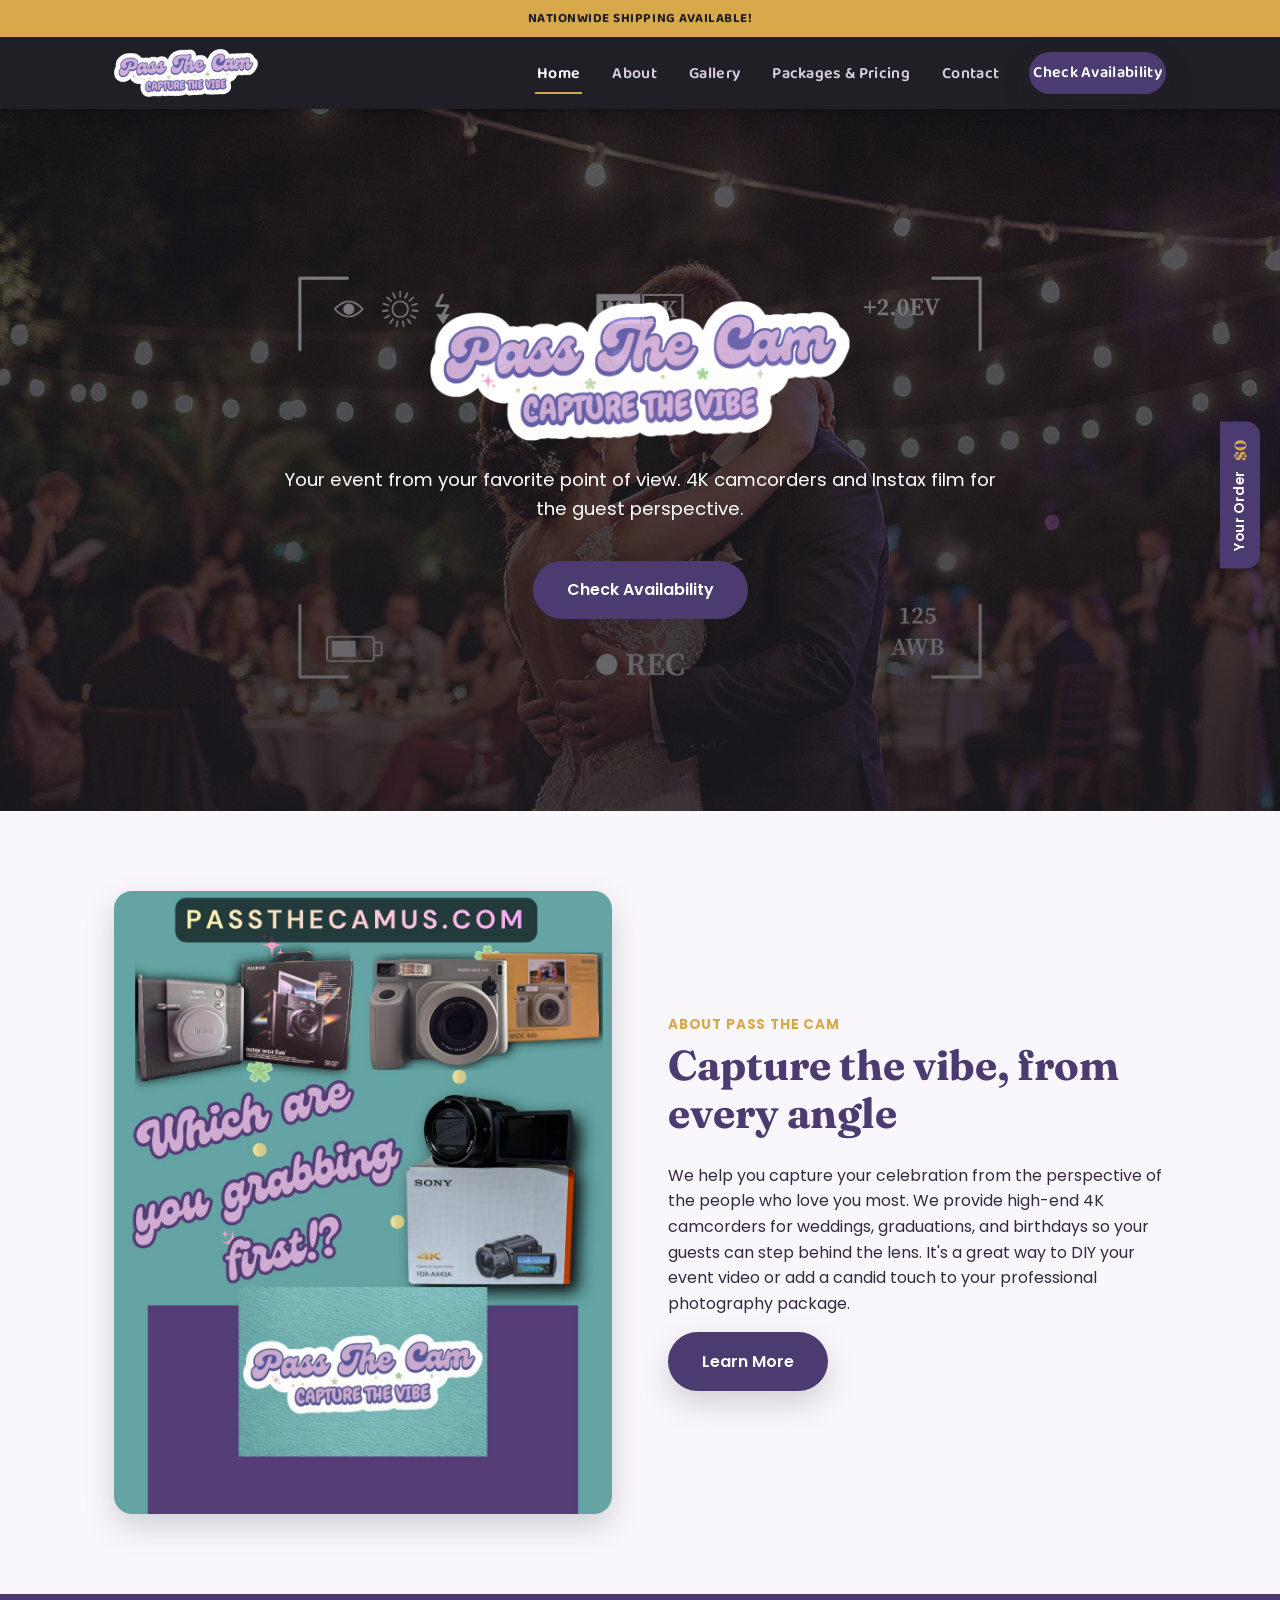
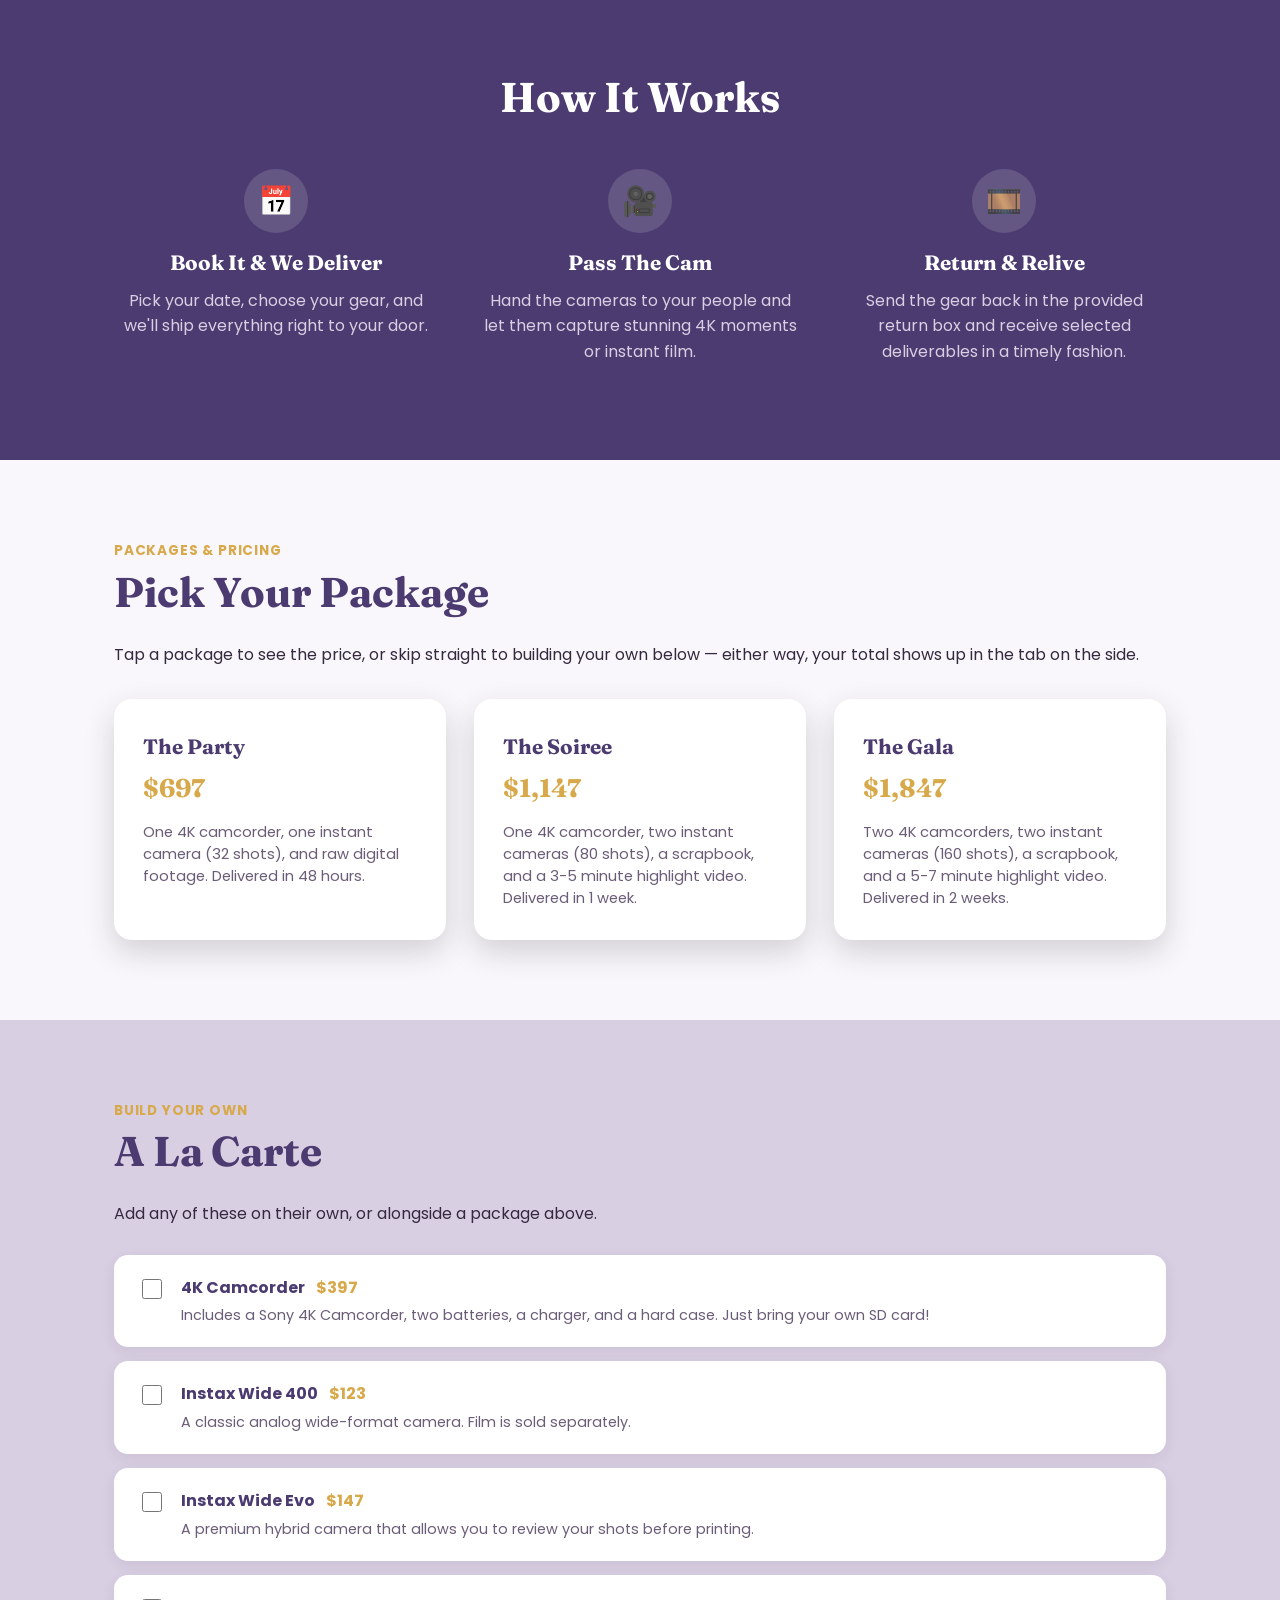
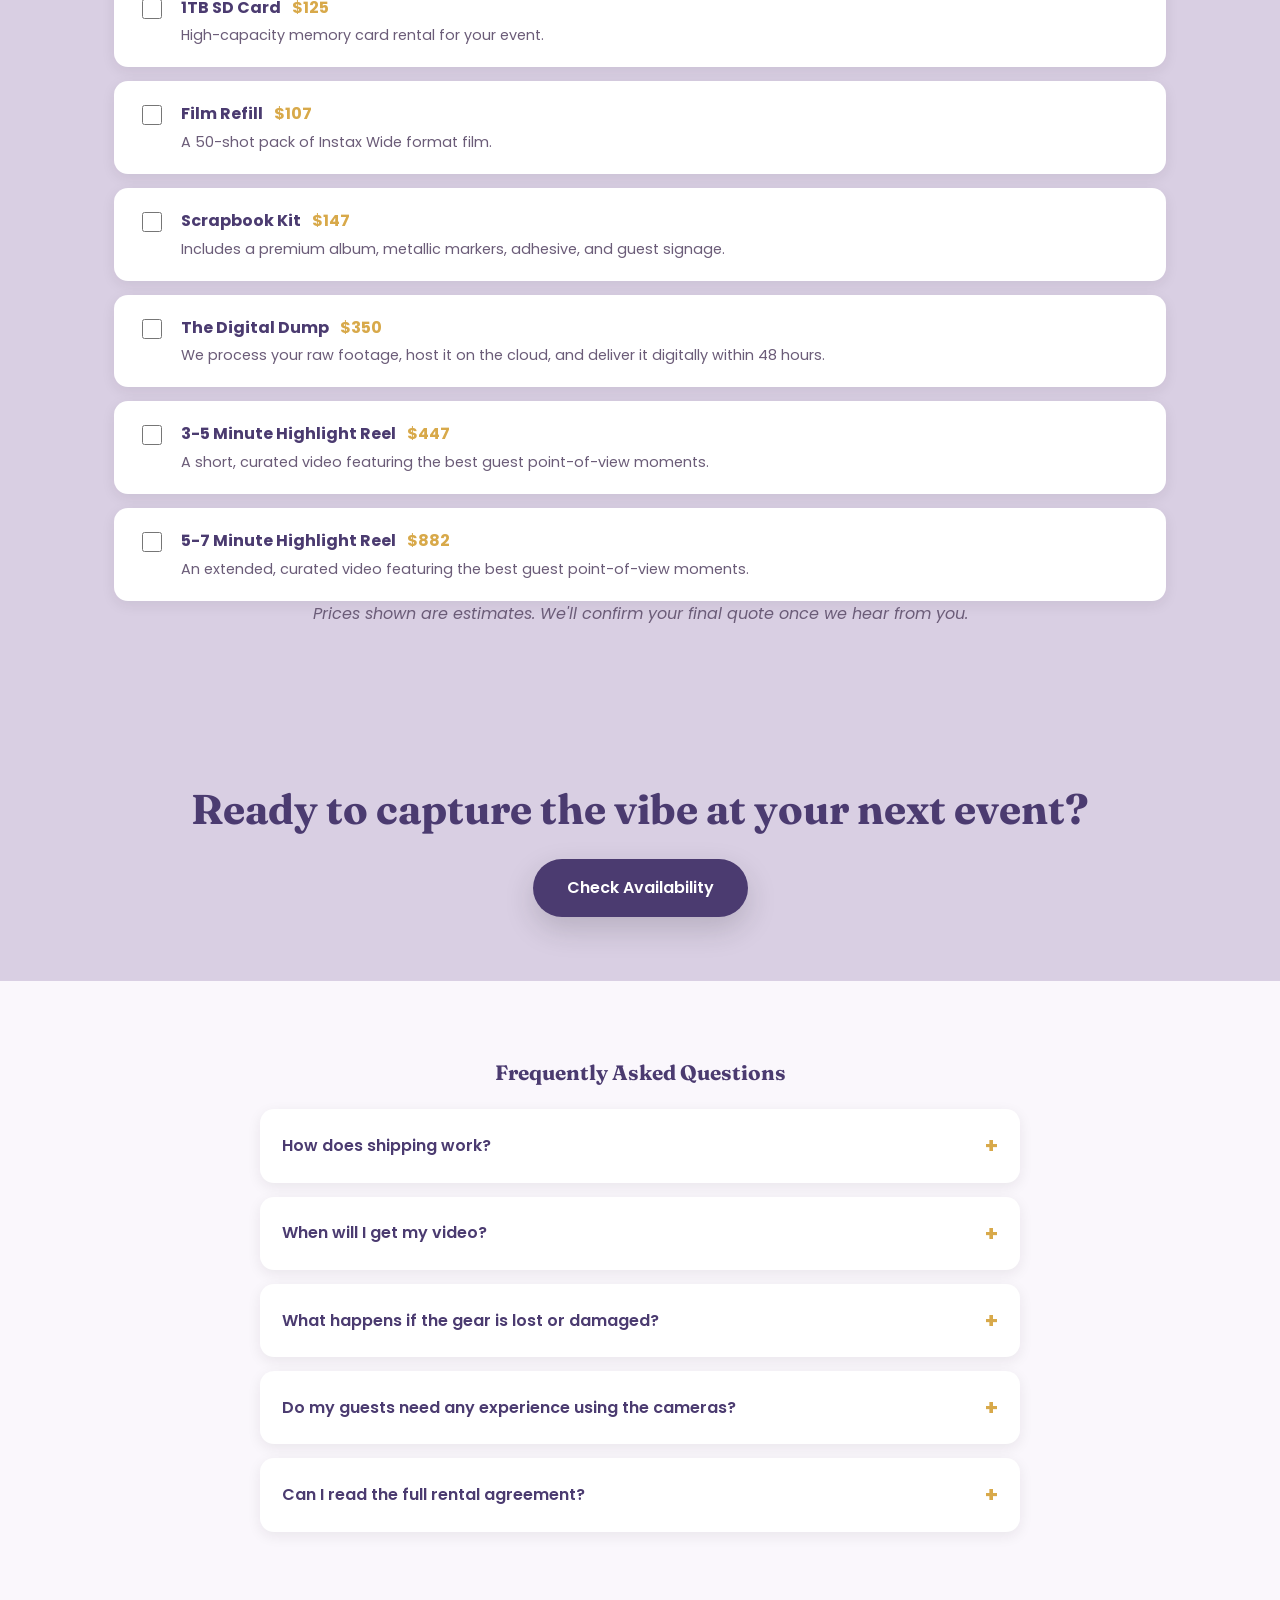
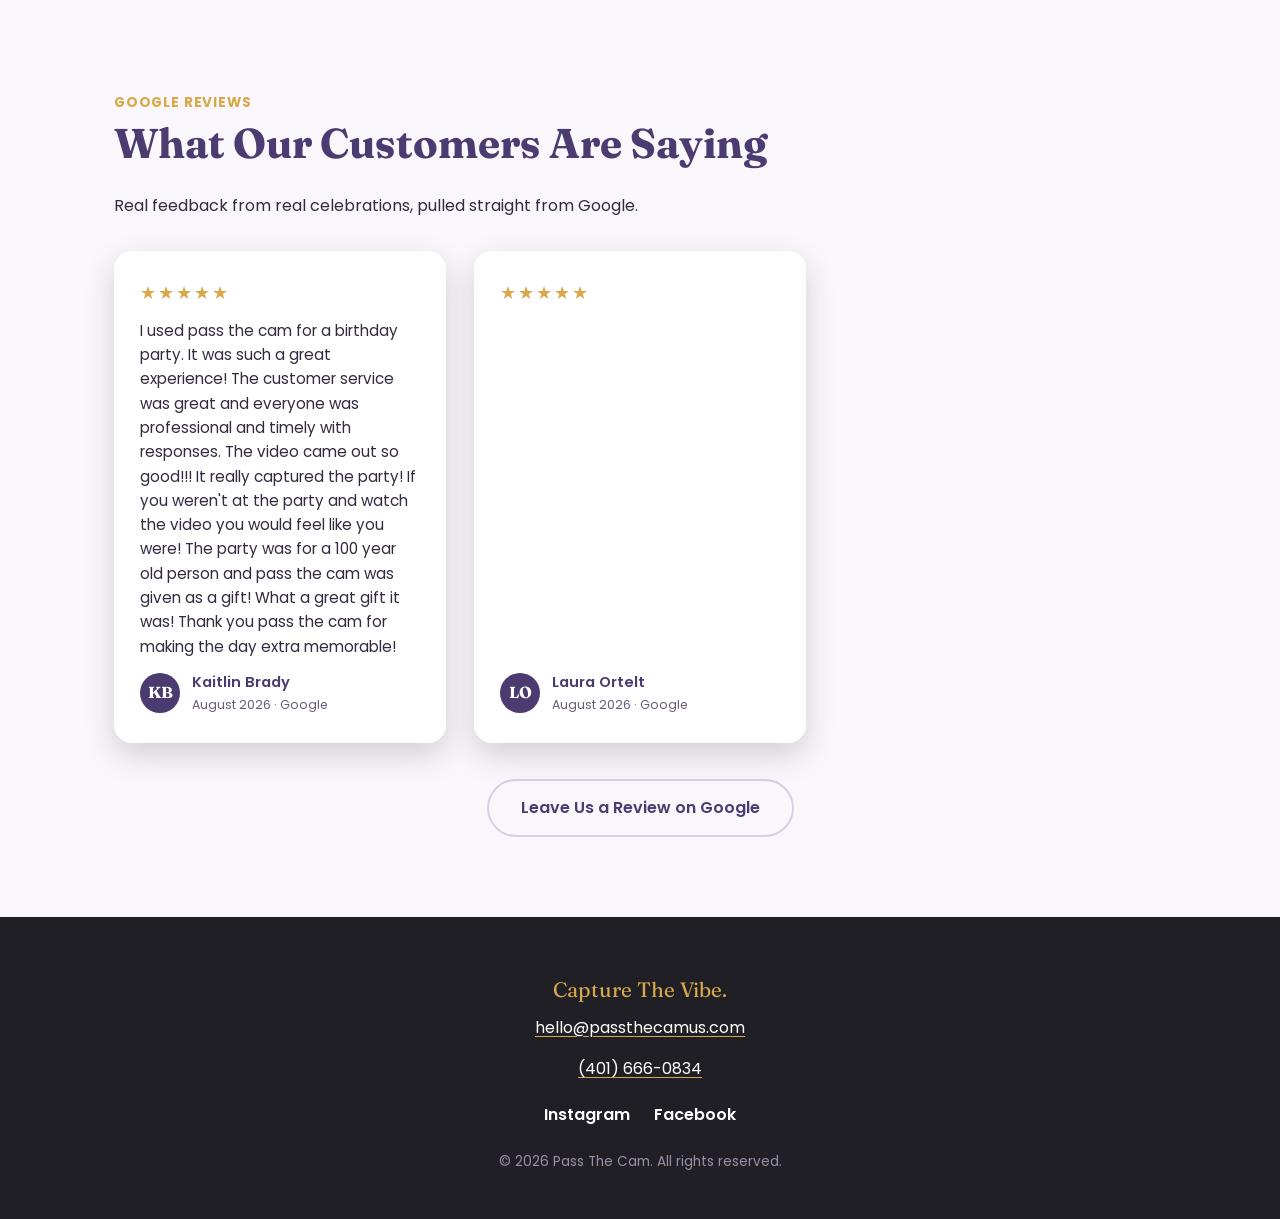
<file: index.html>
<!DOCTYPE html>
<html lang="en">
<head>
  <meta charset="UTF-8">
  <meta name="viewport" content="width=device-width, initial-scale=1.0">
  <title>Pass The Cam | 4K Camcorder &amp; Instax Rentals in Rhode Island</title>
  <meta name="description" content="Rent 4K camcorders and Instax film cameras so your wedding, graduation, or birthday guests can capture your celebration from their point of view. Serving Rhode Island.">
  <link rel="canonical" href="https://passthecamus.com/">
  <meta property="og:type" content="website">
  <meta property="og:site_name" content="Pass The Cam">
  <meta property="og:title" content="Pass The Cam | 4K Camcorder & Instax Rentals in Rhode Island">
  <meta property="og:description" content="Rent 4K camcorders and Instax film cameras so your wedding, graduation, or birthday guests can capture your celebration from their point of view.">
  <meta property="og:url" content="https://passthecamus.com/">
  <meta property="og:image" content="https://passthecamus.com/images/hero-reception.jpg">
  <meta name="twitter:card" content="summary_large_image">
  <meta name="twitter:title" content="Pass The Cam | 4K Camcorder & Instax Rentals in Rhode Island">
  <meta name="twitter:description" content="Rent 4K camcorders and Instax film cameras so your guests can capture your celebration from their point of view.">
  <meta name="twitter:image" content="https://passthecamus.com/images/hero-reception.jpg">
  <link rel="icon" type="image/png" href="images/favicon.png">
  <script type="application/ld+json">
  {
    "@context": "https://schema.org",
    "@type": "LocalBusiness",
    "name": "Pass The Cam",
    "description": "4K camcorder and Instax instant film camera rentals for weddings, graduations, and birthdays, giving guests a hands-on way to capture the celebration.",
    "url": "https://passthecamus.com/",
    "logo": "https://passthecamus.com/images/logo.png",
    "image": "https://passthecamus.com/images/hero-reception.jpg",
    "email": "hello@passthecamus.com",
    "areaServed": {
      "@type": "State",
      "name": "Rhode Island"
    },
    "sameAs": [
      "https://instagram.com/passthecamus",
      "https://www.facebook.com/profile.php?id=61588910621984"
    ]
  }
  </script>
  <link rel="preconnect" href="https://fonts.googleapis.com">
  <link rel="preconnect" href="https://fonts.gstatic.com" crossorigin>
  <link href="https://fonts.googleapis.com/css2?family=Fraunces:wght@600;700&family=Poppins:wght@400;500;600;700&family=Baloo+2:wght@600;700;800&display=swap" rel="stylesheet">
  <link rel="stylesheet" href="css/styles.css">
</head>
<body>

  <header class="site-header">
    <div class="announcement-bar">
      <p>Nationwide Shipping Available!</p>
    </div>
    <nav class="nav">
      <a class="nav-logo" href="index.html"><img src="images/logo.png" alt="Pass The Cam"></a>
      <button class="nav-toggle" aria-label="Toggle menu" aria-expanded="false">
        <span></span><span></span><span></span>
      </button>
      <ul class="nav-links">
        <li><a href="index.html" aria-current="page">Home</a></li>
        <li><a href="about.html">About</a></li>
        <li><a href="gallery.html">Gallery</a></li>
        <li><a href="#packages">Packages &amp; Pricing</a></li>
        <li><a href="contact.html">Contact</a></li>
        <li><a class="btn btn-primary" href="contact.html">Check Availability</a></li>
      </ul>
    </nav>
  </header>

  <main>
    <section class="hero" style="background-image: url('images/hero-reception.jpg');">
      <div class="hero-content">
        <img class="hero-logo" src="images/logo.png" alt="Pass The Cam — Capture The Vibe">
        <p>Your event from your favorite point of view. 4K camcorders and Instax film for the guest perspective.</p>
        <a class="btn btn-primary" href="contact.html">Check Availability</a>
      </div>
    </section>

    <section class="section-cream">
      <div class="container split">
        <img src="images/gear/gear-collage.jpg" alt="Instax Wide Evo, Instax Wide 400, and Sony FDR AX43A camcorder rental gear">
        <div>
          <span class="eyebrow">About Pass The Cam</span>
          <h2>Capture the vibe, from every angle</h2>
          <p>We help you capture your celebration from the perspective of the people who love you most. We provide high-end 4K camcorders for weddings, graduations, and birthdays so your guests can step behind the lens. It's a great way to DIY your event video or add a candid touch to your professional photography package.</p>
          <a class="btn btn-primary" href="about.html">Learn More</a>
        </div>
      </div>
    </section>

    <section class="section-purple">
      <div class="container">
        <h2>How It Works</h2>
        <div class="steps">
          <div>
            <div class="step-icon">📅</div>
            <h3>Book It &amp; We Deliver</h3>
            <p>Pick your date, choose your gear, and we'll ship everything right to your door.</p>
          </div>
          <div>
            <div class="step-icon">🎥</div>
            <h3>Pass The Cam</h3>
            <p>Hand the cameras to your people and let them capture stunning 4K moments or instant film.</p>
          </div>
          <div>
            <div class="step-icon">🎞️</div>
            <h3>Return &amp; Relive</h3>
            <p>Send the gear back in the provided return box and receive selected deliverables in a timely fashion.</p>
          </div>
        </div>
      </div>
    </section>

    <section class="section-cream" id="packages">
      <div class="container">
        <span class="eyebrow">Packages &amp; Pricing</span>
        <h2>Pick Your Package</h2>
        <p>Tap a package to see the price, or skip straight to building your own below — either way, your total shows up in the tab on the side.</p>

        <div class="package-grid">
          <button type="button" class="package-card" data-name="The Party" data-price="697" data-desc="One 4K camcorder, one instant camera (32 shots), and raw digital footage. Delivered in 48 hours.">
            <span class="package-card-inner">
              <span class="package-name">The Party</span>
              <span class="package-price">$697</span>
              <span class="package-desc">One 4K camcorder, one instant camera (32 shots), and raw digital footage. Delivered in 48 hours.</span>
            </span>
          </button>

          <button type="button" class="package-card" data-name="The Soiree" data-price="1147" data-desc="One 4K camcorder, two instant cameras (80 shots), a scrapbook, and a 3-5 minute highlight video. Delivered in 1 week.">
            <span class="package-card-inner">
              <span class="package-name">The Soiree</span>
              <span class="package-price">$1,147</span>
              <span class="package-desc">One 4K camcorder, two instant cameras (80 shots), a scrapbook, and a 3-5 minute highlight video. Delivered in 1 week.</span>
            </span>
          </button>

          <button type="button" class="package-card" data-name="The Gala" data-price="1847" data-desc="Two 4K camcorders, two instant cameras (160 shots), a scrapbook, and a 5-7 minute highlight video. Delivered in 2 weeks.">
            <span class="package-card-inner">
              <span class="package-name">The Gala</span>
              <span class="package-price">$1,847</span>
              <span class="package-desc">Two 4K camcorders, two instant cameras (160 shots), a scrapbook, and a 5-7 minute highlight video. Delivered in 2 weeks.</span>
            </span>
          </button>
        </div>
      </div>
    </section>

    <section class="section-mauve">
      <div class="container">
        <span class="eyebrow">Build Your Own</span>
        <h2>A La Carte</h2>
        <p>Add any of these on their own, or alongside a package above.</p>

        <div class="addon-list">
          <label class="addon-row">
            <input type="checkbox" data-price="397" data-name="4K Camcorder">
            <span class="addon-info">
              <span class="addon-title">4K Camcorder <em>$397</em></span>
              <span class="addon-desc">Includes a Sony 4K Camcorder, two batteries, a charger, and a hard case. Just bring your own SD card!</span>
            </span>
          </label>

          <label class="addon-row">
            <input type="checkbox" data-price="123" data-name="Instax Wide 400">
            <span class="addon-info">
              <span class="addon-title">Instax Wide 400 <em>$123</em></span>
              <span class="addon-desc">A classic analog wide-format camera. Film is sold separately.</span>
            </span>
          </label>

          <label class="addon-row">
            <input type="checkbox" data-price="147" data-name="Instax Wide Evo">
            <span class="addon-info">
              <span class="addon-title">Instax Wide Evo <em>$147</em></span>
              <span class="addon-desc">A premium hybrid camera that allows you to review your shots before printing.</span>
            </span>
          </label>

          <label class="addon-row">
            <input type="checkbox" data-price="125" data-name="1TB SD Card">
            <span class="addon-info">
              <span class="addon-title">1TB SD Card <em>$125</em></span>
              <span class="addon-desc">High-capacity memory card rental for your event.</span>
            </span>
          </label>

          <label class="addon-row">
            <input type="checkbox" data-price="107" data-name="Film Refill">
            <span class="addon-info">
              <span class="addon-title">Film Refill <em>$107</em></span>
              <span class="addon-desc">A 50-shot pack of Instax Wide format film.</span>
            </span>
          </label>

          <label class="addon-row">
            <input type="checkbox" data-price="147" data-name="Scrapbook Kit">
            <span class="addon-info">
              <span class="addon-title">Scrapbook Kit <em>$147</em></span>
              <span class="addon-desc">Includes a premium album, metallic markers, adhesive, and guest signage.</span>
            </span>
          </label>

          <label class="addon-row">
            <input type="checkbox" data-price="350" data-name="The Digital Dump">
            <span class="addon-info">
              <span class="addon-title">The Digital Dump <em>$350</em></span>
              <span class="addon-desc">We process your raw footage, host it on the cloud, and deliver it digitally within 48 hours.</span>
            </span>
          </label>

          <label class="addon-row">
            <input type="checkbox" data-price="447" data-name="3-5 Minute Highlight Reel">
            <span class="addon-info">
              <span class="addon-title">3-5 Minute Highlight Reel <em>$447</em></span>
              <span class="addon-desc">A short, curated video featuring the best guest point-of-view moments.</span>
            </span>
          </label>

          <label class="addon-row">
            <input type="checkbox" data-price="882" data-name="5-7 Minute Highlight Reel">
            <span class="addon-info">
              <span class="addon-title">5-7 Minute Highlight Reel <em>$882</em></span>
              <span class="addon-desc">An extended, curated video featuring the best guest point-of-view moments.</span>
            </span>
          </label>
        </div>
        <p class="estimate-hint">Prices shown are estimates. We'll confirm your final quote once we hear from you.</p>
      </div>
    </section>

    <section class="cta-band">
      <h2>Ready to capture the vibe at your next event?</h2>
      <a class="btn btn-primary" href="contact.html">Check Availability</a>
    </section>

    <section class="section-cream" id="faq">
      <div class="container">
        <h3 class="faq-heading">Frequently Asked Questions</h3>
        <div class="faq-list">
          <details class="faq-item">
            <summary class="faq-question">How does shipping work?<span class="faq-icon">+</span></summary>
            <div class="faq-answer">
              <p>Shipping is included in your package price and will be included in the invoice you receive after sending in an inquiry. For the full details on pickup, return, and timing, see our <a href="documents/rental-agreement.pdf" class="pdf-modal-trigger" target="_blank" rel="noopener">Rental Agreement</a>.</p>
            </div>
          </details>
          <details class="faq-item">
            <summary class="faq-question">When will I get my video?<span class="faq-icon">+</span></summary>
            <div class="faq-answer">
              <p>It depends on your package: The Party includes raw digital footage delivered within 48 hours of your gear being returned. The Soiree adds a 3-5 minute highlight video within 1 week, and the Gala adds a 5-7 minute highlight video within 2 weeks.</p>
            </div>
          </details>
          <details class="faq-item">
            <summary class="faq-question">What happens if the gear is lost or damaged?<span class="faq-icon">+</span></summary>
            <div class="faq-answer">
              <p>If something happens to the gear in transit, our shipping insurance takes care of it. Once it's in your hands, you're responsible for the equipment for the rest of your rental period — see our <a href="documents/rental-agreement.pdf" class="pdf-modal-trigger" target="_blank" rel="noopener">Rental Agreement</a> for full details.</p>
            </div>
          </details>
          <details class="faq-item">
            <summary class="faq-question">Do my guests need any experience using the cameras?<span class="faq-icon">+</span></summary>
            <div class="faq-answer">
              <p>Nope, no experience necessary! We include simple tip cards with every rental so anyone can pick up a camera and start shooting — it's all part of the vibe.</p>
            </div>
          </details>
          <details class="faq-item">
            <summary class="faq-question">Can I read the full rental agreement?<span class="faq-icon">+</span></summary>
            <div class="faq-answer">
              <p>Of course — you can read the full terms any time. <a href="documents/rental-agreement.pdf" class="pdf-modal-trigger" target="_blank" rel="noopener">View the Rental Agreement</a>.</p>
            </div>
          </details>
        </div>
      </div>
    </section>

    <section class="section-cream" id="reviews">
      <div class="container">
        <span class="eyebrow">Google Reviews</span>
        <h2>What Our Customers Are Saying</h2>
        <p>Real feedback from real celebrations, pulled straight from Google.</p>

        <div class="reviews-grid" id="google-reviews-grid"></div>

        <a class="btn btn-outline-purple reviews-cta" id="google-reviews-link" href="https://g.page/r/CW87V-Q7PQzKEBM/review" target="_blank" rel="noopener">Leave Us a Review on Google</a>
      </div>
    </section>
  </main>

  <!-- PDF popup (Rental Agreement, etc.) -->
  <div class="pdf-modal" id="pdf-modal" hidden>
    <div class="pdf-modal-backdrop" data-close-pdf-modal></div>
    <div class="pdf-modal-card" role="dialog" aria-modal="true" aria-label="Document viewer">
      <button type="button" class="pdf-modal-close" data-close-pdf-modal aria-label="Close">&times;</button>
      <iframe id="pdf-modal-frame" src="" title="Document viewer"></iframe>
      <a class="pdf-modal-open-new" id="pdf-modal-open-new" href="" target="_blank" rel="noopener">Open in a new tab</a>
    </div>
  </div>

  <!-- Package selection popup -->
  <div class="package-modal" id="package-modal" hidden>
    <div class="package-modal-backdrop" data-close-modal></div>
    <div class="package-modal-card" role="dialog" aria-modal="true" aria-labelledby="package-modal-name">
      <button type="button" class="package-modal-close" data-close-modal aria-label="Close">&times;</button>
      <span class="package-modal-eyebrow">You selected</span>
      <h3 id="package-modal-name"></h3>
      <p class="package-modal-price"></p>
      <p class="package-modal-desc"></p>
      <div class="package-modal-actions">
        <button type="button" class="btn btn-outline-purple" id="package-modal-continue">Continue Browsing</button>
        <button type="button" class="btn btn-primary" id="package-modal-check">Check Availability</button>
      </div>
      <button type="button" class="package-modal-remove" id="package-modal-remove" hidden>Remove this package</button>
    </div>
  </div>

  <!-- Floating à la carte cart tab -->
  <div class="side-tab" id="side-tab">
    <button type="button" class="side-tab-toggle" id="side-tab-toggle">
      <span class="side-tab-label">Your Order</span>
      <span class="side-tab-total" id="side-tab-total">$0</span>
    </button>
    <div class="side-tab-panel" id="side-tab-panel" hidden>
      <h3>Your Order</h3>
      <ul class="side-tab-items" id="side-tab-items">
        <li class="side-tab-empty">Nothing selected yet — pick a package or add à la carte items.</li>
      </ul>
      <div class="side-tab-total-row">
        <span>Estimated Total</span>
        <strong id="side-tab-panel-total">$0</strong>
      </div>
      <button type="button" class="btn btn-primary" id="side-tab-check" disabled>Check Availability</button>
    </div>
  </div>

  <footer class="site-footer">
    <div class="container">
      <p class="tagline">Capture The Vibe.</p>
      <p><a href="mailto:hello@passthecamus.com">hello@passthecamus.com</a></p>
      <p><a href="tel:+14016660834">(401) 666-0834</a></p>
      <div class="footer-social">
        <a href="https://instagram.com/passthecamus" target="_blank" rel="noopener">Instagram</a>
        <a href="https://www.facebook.com/profile.php?id=61588910621984" target="_blank" rel="noopener">Facebook</a>
      </div>
      <p class="copyright">&copy; 2026 Pass The Cam. All rights reserved.</p>
    </div>
  </footer>

  <script src="js/main.js"></script>
  <script src="js/home-packages.js"></script>
  <script src="js/google-reviews.js"></script>
</body>
</html>
</file>
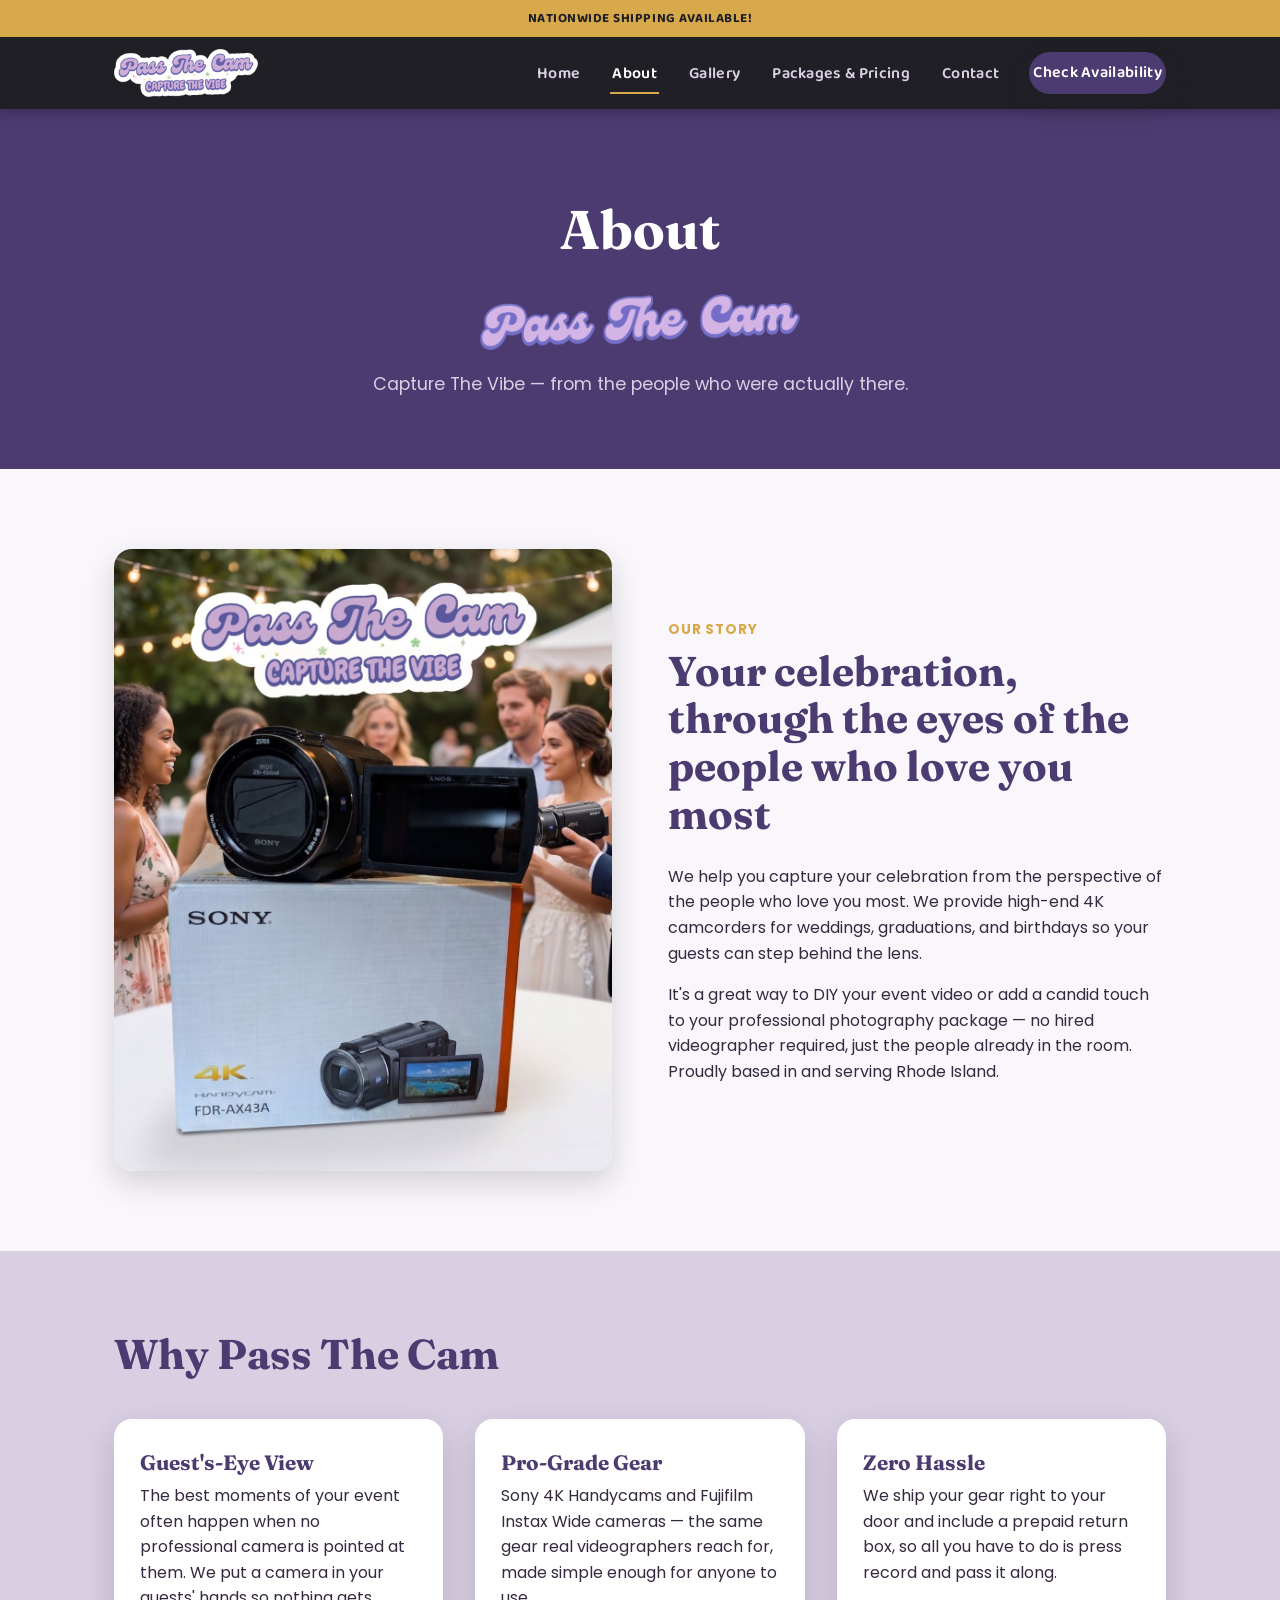
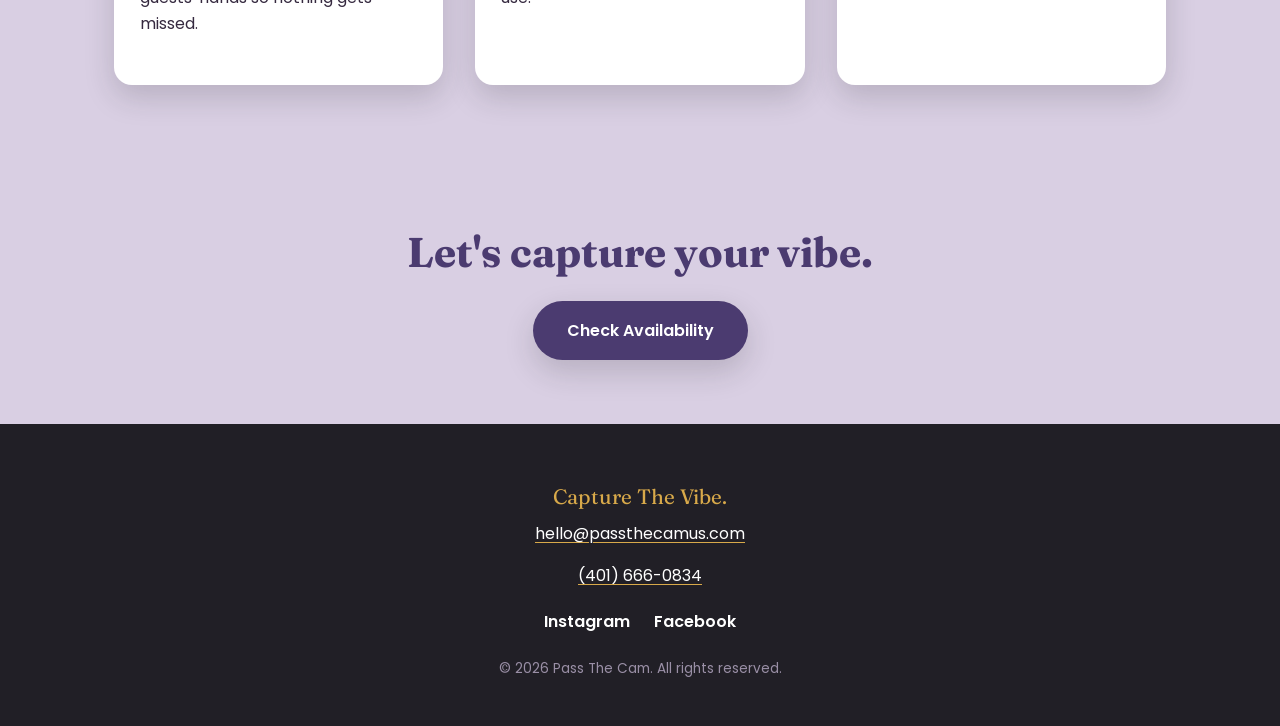
<file: about.html>
<!DOCTYPE html>
<html lang="en">
<head>
  <meta charset="UTF-8">
  <meta name="viewport" content="width=device-width, initial-scale=1.0">
  <title>About | Pass The Cam Rentals in Rhode Island</title>
  <meta name="description" content="Pass The Cam provides 4K camcorder and Instax film camera rentals so wedding, graduation, and birthday guests can capture the celebration from their point of view. Serving Rhode Island.">
  <link rel="canonical" href="https://passthecamus.com/about.html">
  <meta property="og:type" content="website">
  <meta property="og:site_name" content="Pass The Cam">
  <meta property="og:title" content="About | Pass The Cam Rentals in Rhode Island">
  <meta property="og:description" content="4K camcorder and Instax film camera rentals so your wedding, graduation, or birthday guests can capture the celebration from their point of view.">
  <meta property="og:url" content="https://passthecamus.com/about.html">
  <meta property="og:image" content="https://passthecamus.com/images/gear/sony-fdr-ax43a-lifestyle.jpg">
  <meta name="twitter:card" content="summary_large_image">
  <meta name="twitter:title" content="About | Pass The Cam Rentals in Rhode Island">
  <meta name="twitter:image" content="https://passthecamus.com/images/gear/sony-fdr-ax43a-lifestyle.jpg">
  <link rel="icon" type="image/png" href="images/favicon.png">
  <link rel="preconnect" href="https://fonts.googleapis.com">
  <link rel="preconnect" href="https://fonts.gstatic.com" crossorigin>
  <link href="https://fonts.googleapis.com/css2?family=Fraunces:wght@600;700&family=Poppins:wght@400;500;600;700&family=Baloo+2:wght@600;700;800&display=swap" rel="stylesheet">
  <link rel="stylesheet" href="css/styles.css">
</head>
<body>

  <header class="site-header">
    <div class="announcement-bar">
      <p>Nationwide Shipping Available!</p>
    </div>
    <nav class="nav">
      <a class="nav-logo" href="index.html"><img src="images/logo.png" alt="Pass The Cam"></a>
      <button class="nav-toggle" aria-label="Toggle menu" aria-expanded="false">
        <span></span><span></span><span></span>
      </button>
      <ul class="nav-links">
        <li><a href="index.html">Home</a></li>
        <li><a href="about.html" aria-current="page">About</a></li>
        <li><a href="gallery.html">Gallery</a></li>
        <li><a href="index.html#packages">Packages &amp; Pricing</a></li>
        <li><a href="contact.html">Contact</a></li>
        <li><a class="btn btn-primary" href="contact.html">Check Availability</a></li>
      </ul>
    </nav>
  </header>

  <main>
    <section class="page-banner">
      <div class="container">
        <h1>About</h1>
        <img class="page-banner-logo" src="images/logo-wordmark.png" alt="Pass The Cam">
        <p>Capture The Vibe — from the people who were actually there.</p>
      </div>
    </section>

    <section class="section-cream">
      <div class="container split">
        <img src="images/gear/sony-fdr-ax43a-lifestyle.jpg" alt="Wedding guests passing around a Sony FDR-AX43A 4K camcorder at a reception">
        <div>
          <span class="eyebrow">Our Story</span>
          <h2>Your celebration, through the eyes of the people who love you most</h2>
          <p>We help you capture your celebration from the perspective of the people who love you most. We provide high-end 4K camcorders for weddings, graduations, and birthdays so your guests can step behind the lens.</p>
          <p>It's a great way to DIY your event video or add a candid touch to your professional photography package — no hired videographer required, just the people already in the room. Proudly based in and serving Rhode Island.</p>
        </div>
      </div>
    </section>

    <section class="section-mauve">
      <div class="container">
        <h2>Why Pass The Cam</h2>
        <div class="trust-grid">
          <div class="trust-card">
            <h3>Guest's-Eye View</h3>
            <p>The best moments of your event often happen when no professional camera is pointed at them. We put a camera in your guests' hands so nothing gets missed.</p>
          </div>
          <div class="trust-card">
            <h3>Pro-Grade Gear</h3>
            <p>Sony 4K Handycams and Fujifilm Instax Wide cameras — the same gear real videographers reach for, made simple enough for anyone to use.</p>
          </div>
          <div class="trust-card">
            <h3>Zero Hassle</h3>
            <p>We ship your gear right to your door and include a prepaid return box, so all you have to do is press record and pass it along.</p>
          </div>
        </div>
      </div>
    </section>

    <section class="cta-band">
      <h2>Let's capture your vibe.</h2>
      <a class="btn btn-primary" href="contact.html">Check Availability</a>
    </section>
  </main>

  <footer class="site-footer">
    <div class="container">
      <p class="tagline">Capture The Vibe.</p>
      <p><a href="mailto:hello@passthecamus.com">hello@passthecamus.com</a></p>
      <p><a href="tel:+14016660834">(401) 666-0834</a></p>
      <div class="footer-social">
        <a href="https://instagram.com/passthecamus" target="_blank" rel="noopener">Instagram</a>
        <a href="https://www.facebook.com/profile.php?id=61588910621984" target="_blank" rel="noopener">Facebook</a>
      </div>
      <p class="copyright">&copy; 2026 Pass The Cam. All rights reserved.</p>
    </div>
  </footer>

  <script src="js/main.js"></script>
</body>
</html>
</file>
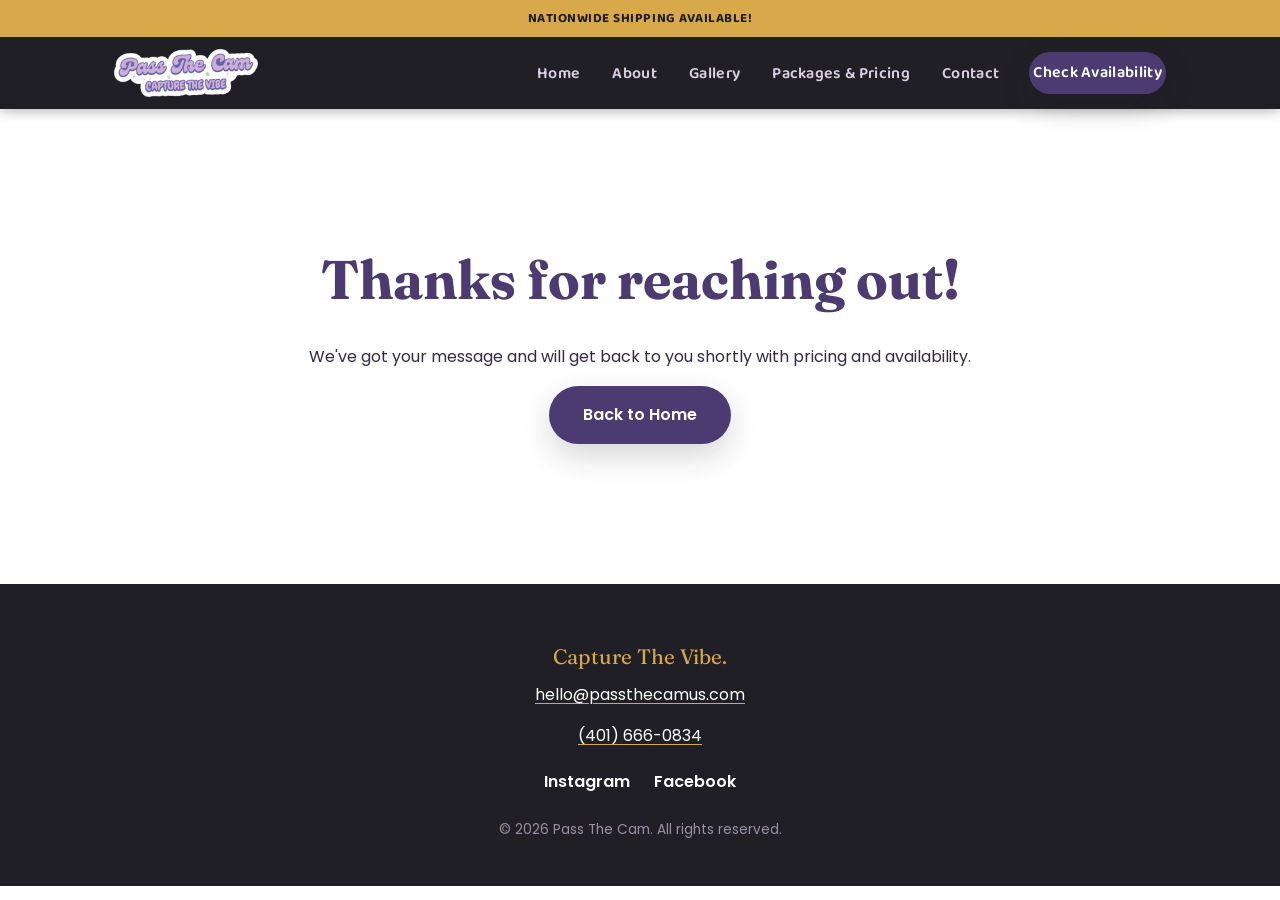
<file: thanks.html>
<!DOCTYPE html>
<html lang="en">
<head>
  <meta charset="UTF-8">
  <meta name="viewport" content="width=device-width, initial-scale=1.0">
  <title>Thank You | Pass The Cam</title>
  <meta name="robots" content="noindex">
  <link rel="icon" type="image/png" href="images/favicon.png">
  <link rel="preconnect" href="https://fonts.googleapis.com">
  <link rel="preconnect" href="https://fonts.gstatic.com" crossorigin>
  <link href="https://fonts.googleapis.com/css2?family=Fraunces:wght@600;700&family=Poppins:wght@400;500;600;700&family=Baloo+2:wght@600;700;800&display=swap" rel="stylesheet">
  <link rel="stylesheet" href="css/styles.css">
</head>
<body>

  <header class="site-header">
    <div class="announcement-bar">
      <p>Nationwide Shipping Available!</p>
    </div>
    <nav class="nav">
      <a class="nav-logo" href="index.html"><img src="images/logo.png" alt="Pass The Cam"></a>
      <button class="nav-toggle" aria-label="Toggle menu" aria-expanded="false">
        <span></span><span></span><span></span>
      </button>
      <ul class="nav-links">
        <li><a href="index.html">Home</a></li>
        <li><a href="about.html">About</a></li>
        <li><a href="gallery.html">Gallery</a></li>
        <li><a href="index.html#packages">Packages &amp; Pricing</a></li>
        <li><a href="contact.html">Contact</a></li>
        <li><a class="btn btn-primary" href="contact.html">Check Availability</a></li>
      </ul>
    </nav>
  </header>

  <main>
    <section class="thanks">
      <h1>Thanks for reaching out!</h1>
      <p>We've got your message and will get back to you shortly with pricing and availability.</p>
      <a class="btn btn-primary" href="index.html">Back to Home</a>
    </section>
  </main>

  <footer class="site-footer">
    <div class="container">
      <p class="tagline">Capture The Vibe.</p>
      <p><a href="mailto:hello@passthecamus.com">hello@passthecamus.com</a></p>
      <p><a href="tel:+14016660834">(401) 666-0834</a></p>
      <div class="footer-social">
        <a href="https://instagram.com/passthecamus" target="_blank" rel="noopener">Instagram</a>
        <a href="https://www.facebook.com/profile.php?id=61588910621984" target="_blank" rel="noopener">Facebook</a>
      </div>
      <p class="copyright">&copy; 2026 Pass The Cam. All rights reserved.</p>
    </div>
  </footer>

  <script src="js/main.js"></script>
</body>
</html>
</file>
<file: css/styles.css>
/* ===== Pass The Cam — Design System ===== */

:root {
  --purple-dark: #4b3b70;
  --purple-darker: #3a2d58;
  --mauve: #ae9bc0;
  --mauve-light: #d9cfe3;
  --gold: #d8a94a;
  --near-black: #211f26;
  --white: #ffffff;
  --cream: #faf7fc;
  --text-body: #35293f;
  --shadow: 0 12px 30px rgba(33, 31, 38, 0.18);
  --radius: 18px;
  --max-width: 1100px;
  --font-heading: "Fraunces", Georgia, serif;
  --font-body: "Poppins", "Segoe UI", sans-serif;
  --font-display: "Baloo 2", "Poppins", sans-serif;
}

* {
  box-sizing: border-box;
}

html {
  scroll-behavior: smooth;
}

body {
  margin: 0;
  font-family: var(--font-body);
  color: var(--text-body);
  background: var(--white);
  line-height: 1.6;
}

img {
  max-width: 100%;
  display: block;
}

h1, h2, h3 {
  font-family: var(--font-heading);
  color: var(--purple-dark);
  line-height: 1.15;
  margin: 0 0 0.6em;
}

h1 { font-size: clamp(2.2rem, 5vw, 3.4rem); }
h2 { font-size: clamp(1.8rem, 3.5vw, 2.6rem); }
h3 { font-size: 1.3rem; }

p { margin: 0 0 1em; }

a {
  color: inherit;
  text-decoration: none;
}

.container {
  max-width: var(--max-width);
  margin: 0 auto;
  padding: 0 24px;
}

.visually-hidden {
  position: absolute;
  width: 1px;
  height: 1px;
  overflow: hidden;
  clip: rect(0 0 0 0);
  white-space: nowrap;
}

/* ---------- Buttons ---------- */

.btn {
  display: inline-block;
  font-family: var(--font-body);
  font-weight: 600;
  padding: 0.9em 2em;
  border-radius: 999px;
  border: 2px solid transparent;
  cursor: pointer;
  transition: transform 0.15s ease, box-shadow 0.15s ease, background 0.15s ease;
}

.btn:hover {
  transform: translateY(-2px);
}

.btn-primary {
  background: var(--purple-dark);
  color: var(--white);
  box-shadow: var(--shadow);
}

.btn-primary:hover {
  background: var(--purple-darker);
}

.btn-outline {
  background: transparent;
  color: var(--white);
  border-color: var(--white);
}

.btn-outline:hover {
  background: var(--white);
  color: var(--purple-dark);
}

/* ---------- Header / Nav ---------- */

.site-header {
  position: sticky;
  top: 0;
  z-index: 100;
  background: var(--near-black);
  box-shadow: 0 2px 12px rgba(0, 0, 0, 0.3);
}

.announcement-bar {
  background: var(--gold);
  text-align: center;
  padding: 8px 24px;
}

.announcement-bar p {
  margin: 0;
  font-family: var(--font-display);
  font-weight: 700;
  font-size: 0.82rem;
  letter-spacing: 0.04em;
  text-transform: uppercase;
  color: var(--near-black);
}

.nav {
  display: flex;
  align-items: center;
  justify-content: space-between;
  padding: 12px 24px;
  max-width: var(--max-width);
  margin: 0 auto;
}

.nav-logo img {
  height: 48px;
  width: auto;
}

.nav-toggle {
  display: none;
  background: none;
  border: none;
  cursor: pointer;
  padding: 8px;
}

.nav-toggle span {
  display: block;
  width: 26px;
  height: 3px;
  margin: 5px 0;
  background: var(--mauve-light);
  border-radius: 2px;
  transition: transform 0.2s ease, opacity 0.2s ease;
}

.nav-links {
  display: flex;
  align-items: center;
  gap: 28px;
  list-style: none;
  margin: 0;
  padding: 0;
}

.nav-links a {
  font-family: var(--font-display);
  font-weight: 600;
  letter-spacing: 0.02em;
  color: var(--mauve-light);
  padding: 6px 2px;
  border-bottom: 2px solid transparent;
}

.nav-links a:hover,
.nav-links a[aria-current="page"] {
  color: var(--white);
  border-bottom-color: var(--gold);
}

.nav-links .btn-primary {
  color: var(--white);
}

@media (max-width: 760px) {
  .nav-toggle {
    display: block;
  }

  .nav-links {
    position: absolute;
    top: 100%;
    left: 0;
    right: 0;
    flex-direction: column;
    align-items: flex-start;
    gap: 4px;
    background: var(--near-black);
    padding: 12px 24px 20px;
    box-shadow: 0 12px 20px rgba(0, 0, 0, 0.3);
    transform: scaleY(0);
    transform-origin: top;
    opacity: 0;
    pointer-events: none;
    transition: transform 0.18s ease, opacity 0.18s ease;
  }

  .nav-links.is-open {
    transform: scaleY(1);
    opacity: 1;
    pointer-events: auto;
  }

  .nav-links li {
    width: 100%;
    padding: 8px 0;
  }

  .nav-links .btn-primary {
    display: inline-block;
    margin-top: 6px;
  }

  .nav-toggle[aria-expanded="true"] span:nth-child(1) {
    transform: translateY(8px) rotate(45deg);
  }

  .nav-toggle[aria-expanded="true"] span:nth-child(2) {
    opacity: 0;
  }

  .nav-toggle[aria-expanded="true"] span:nth-child(3) {
    transform: translateY(-8px) rotate(-45deg);
  }
}

/* ---------- Hero ---------- */

.hero {
  position: relative;
  min-height: 78vh;
  display: flex;
  align-items: center;
  justify-content: center;
  text-align: center;
  color: var(--white);
  background-size: cover;
  background-position: center;
  overflow: hidden;
}

.hero::before {
  content: "";
  position: absolute;
  inset: 0;
  background: linear-gradient(180deg, rgba(33, 31, 38, 0.55) 0%, rgba(33, 31, 38, 0.72) 100%);
}

.hero-content {
  position: relative;
  z-index: 1;
  max-width: 780px;
  padding: 60px 24px;
}

.hero-logo {
  width: min(420px, 80vw);
  margin: 0 auto 24px;
}

.hero p {
  font-size: 1.15rem;
  margin-bottom: 2em;
}

/* ---------- Page banner (About / Gallery / Contact) ---------- */

.page-banner {
  background: var(--purple-dark);
  color: var(--white);
  text-align: center;
  padding: 90px 24px 70px;
}

.page-banner h1 {
  color: var(--white);
}

.page-banner-logo {
  width: min(320px, 70vw);
  margin: 4px auto 20px;
}

.page-banner p {
  max-width: 640px;
  margin: 0 auto;
  color: var(--mauve-light);
  font-size: 1.1rem;
}

/* ---------- Sections ---------- */

section {
  padding: 80px 0;
}

.section-mauve {
  background: var(--mauve-light);
}

.section-purple {
  background: var(--purple-dark);
  color: var(--white);
}

.section-purple h2 {
  color: var(--white);
  text-align: center;
}

.section-cream {
  background: var(--cream);
}

/* About teaser / two-column layout */

.split {
  display: grid;
  grid-template-columns: 1fr 1fr;
  gap: 56px;
  align-items: center;
}

.split img {
  border-radius: var(--radius);
  box-shadow: var(--shadow);
}

.eyebrow {
  color: var(--gold);
  font-weight: 700;
  letter-spacing: 0.06em;
  text-transform: uppercase;
  font-size: 0.85rem;
  margin-bottom: 0.5em;
  display: block;
}

@media (max-width: 800px) {
  .split {
    grid-template-columns: 1fr;
  }
}

/* How it works */

.steps {
  display: grid;
  grid-template-columns: repeat(3, 1fr);
  gap: 40px;
  text-align: center;
  margin-top: 48px;
}

.step-icon {
  width: 64px;
  height: 64px;
  margin: 0 auto 18px;
  border-radius: 50%;
  background: rgba(255, 255, 255, 0.14);
  display: flex;
  align-items: center;
  justify-content: center;
  font-size: 1.8rem;
}

.steps h3 {
  color: var(--white);
}

.steps p {
  color: var(--mauve-light);
}

@media (max-width: 760px) {
  .steps {
    grid-template-columns: 1fr;
    gap: 36px;
  }
}

/* CTA band */

.cta-band {
  background: var(--mauve-light);
  text-align: center;
  padding: 64px 24px;
}

/* ---------- Trust points (About page) ---------- */

.trust-grid {
  display: grid;
  grid-template-columns: repeat(3, 1fr);
  gap: 32px;
  margin-top: 40px;
}

.trust-card {
  background: var(--white);
  border-radius: var(--radius);
  padding: 32px 26px;
  box-shadow: var(--shadow);
}

.trust-card h3 {
  margin-bottom: 0.4em;
}

@media (max-width: 800px) {
  .trust-grid {
    grid-template-columns: 1fr;
  }
}

/* ---------- Gallery ---------- */

.gallery-grid {
  display: grid;
  grid-template-columns: repeat(3, 1fr);
  gap: 28px;
  margin-top: 20px;
}

.gallery-item {
  margin: 0;
  border-radius: var(--radius);
  overflow: hidden;
  box-shadow: var(--shadow);
  background: var(--white);
  cursor: pointer;
}

.gallery-item img {
  width: 100%;
  aspect-ratio: 4 / 3;
  object-fit: cover;
  transition: transform 0.25s ease;
}

.gallery-item:hover img {
  transform: scale(1.05);
}

.gallery-item figcaption {
  padding: 16px 18px 20px;
}

.gallery-item figcaption strong {
  display: block;
  font-family: var(--font-heading);
  color: var(--purple-dark);
  font-size: 1.05rem;
  margin-bottom: 2px;
}

.gallery-item figcaption span {
  color: #6b5c78;
  font-size: 0.92rem;
}

.gallery-note {
  margin-top: 40px;
  text-align: center;
  color: #6b5c78;
  font-style: italic;
}

@media (max-width: 900px) {
  .gallery-grid {
    grid-template-columns: repeat(2, 1fr);
  }
}

@media (max-width: 560px) {
  .gallery-grid {
    grid-template-columns: 1fr;
  }
}

.video-grid {
  display: grid;
  grid-template-columns: repeat(2, 1fr);
  gap: 28px;
  margin-top: 28px;
}

.video-item {
  margin: 0;
}

.video-frame {
  position: relative;
  aspect-ratio: 16 / 9;
  border-radius: var(--radius);
  overflow: hidden;
  box-shadow: var(--shadow);
  background: var(--near-black);
}

.video-frame video {
  position: absolute;
  inset: 0;
  width: 100%;
  height: 100%;
  object-fit: cover;
  border: 0;
}

.video-item figcaption {
  margin-top: 10px;
  font-family: var(--font-heading);
  color: var(--purple-dark);
  font-size: 1.02rem;
  text-align: center;
}

@media (max-width: 760px) {
  .video-grid {
    grid-template-columns: 1fr;
  }
}

/* Lightbox */

.lightbox {
  position: fixed;
  inset: 0;
  z-index: 200;
  display: none;
  align-items: center;
  justify-content: center;
  background: rgba(33, 31, 38, 0.88);
  padding: 24px;
}

.lightbox.is-open {
  display: flex;
}

.lightbox img {
  max-width: min(900px, 92vw);
  max-height: 86vh;
  border-radius: 12px;
  box-shadow: 0 20px 50px rgba(0, 0, 0, 0.5);
}

.lightbox-close {
  position: absolute;
  top: 24px;
  right: 28px;
  background: none;
  border: none;
  color: var(--white);
  font-size: 2.2rem;
  line-height: 1;
  cursor: pointer;
}

/* ---------- Package link callout (Contact page) ---------- */

.package-link-row {
  margin-bottom: 24px;
}

.package-link {
  display: inline-flex;
  align-items: center;
  gap: 8px;
  background: var(--cream);
  border: 2px solid var(--mauve-light);
  border-radius: 999px;
  padding: 10px 18px;
  font-size: 0.88rem;
  font-weight: 600;
  color: var(--purple-dark);
  transition: border-color 0.15s ease, background 0.15s ease;
}

.package-link:hover {
  border-color: var(--gold);
  background: var(--white);
}

.package-link .package-link-arrow {
  color: var(--gold);
}

/* ---------- Contact ---------- */

.ptc-calendar {
  margin-top: 22px;
}

.ptc-cal-header {
  display: flex;
  align-items: center;
  justify-content: space-between;
  margin-bottom: 18px;
}

.ptc-cal-title {
  font-family: var(--font-heading);
  font-weight: 700;
  color: var(--purple-dark);
  font-size: 1.15rem;
}

.ptc-cal-nav {
  width: 34px;
  height: 34px;
  border-radius: 50%;
  border: none;
  background: var(--mauve-light);
  color: var(--purple-dark);
  font-size: 1.3rem;
  line-height: 1;
  cursor: pointer;
  display: flex;
  align-items: center;
  justify-content: center;
  transition: background 0.15s ease;
}

.ptc-cal-nav:hover:not(:disabled) {
  background: var(--mauve);
}

.ptc-cal-nav:disabled {
  opacity: 0.35;
  cursor: not-allowed;
}

.ptc-cal-weekdays {
  display: grid;
  grid-template-columns: repeat(7, 1fr);
  text-align: center;
  font-size: 0.72rem;
  font-weight: 700;
  color: #6b5c78;
  text-transform: uppercase;
  letter-spacing: 0.04em;
  margin-bottom: 6px;
}

.ptc-cal-grid {
  display: grid;
  grid-template-columns: repeat(7, 1fr);
  gap: 4px;
}

.ptc-cal-day {
  aspect-ratio: 1;
  display: flex;
  align-items: center;
  justify-content: center;
  border-radius: 8px;
  font-size: 0.88rem;
  color: var(--text-body);
  background: var(--cream);
}

.ptc-cal-day.is-empty {
  background: transparent;
}

.ptc-cal-day.is-past {
  opacity: 0.35;
}

.ptc-cal-day.is-today {
  box-shadow: inset 0 0 0 2px var(--gold);
  font-weight: 700;
}

.ptc-cal-day.is-booked {
  position: relative;
  background: var(--near-black);
  color: transparent;
}

.ptc-cal-day.is-booked::after {
  content: "\2715";
  position: absolute;
  inset: 0;
  display: flex;
  align-items: center;
  justify-content: center;
  color: rgba(255, 255, 255, 0.55);
  font-size: 0.75em;
}

.ptc-cal-status {
  margin: 14px 0 0;
  font-size: 0.85rem;
  color: #6b5c78;
  text-align: center;
}

.ptc-cal-status-error {
  color: #9c4b4b;
}

.ptc-cal-legend {
  display: flex;
  justify-content: center;
  gap: 20px;
  margin-top: 16px;
  font-size: 0.8rem;
  color: #6b5c78;
}

.ptc-dot {
  display: inline-block;
  width: 10px;
  height: 10px;
  border-radius: 50%;
  background: var(--cream);
  border: 1px solid #d8cbe0;
  margin-right: 6px;
  vertical-align: middle;
}

.ptc-dot.is-booked {
  background: var(--near-black);
  border-color: var(--near-black);
}

.contact-layout {
  display: grid;
  grid-template-columns: 1fr 1fr;
  gap: 40px;
  align-items: start;
}

@media (max-width: 800px) {
  .contact-layout {
    grid-template-columns: 1fr;
  }
}

.contact-form {
  background: var(--white);
  border-radius: var(--radius);
  padding: 36px;
  box-shadow: var(--shadow);
}

.contact-side {
  display: flex;
  flex-direction: column;
  gap: 28px;
}

.calendar-card {
  background: var(--white);
  border-radius: var(--radius);
  padding: 32px 34px;
  box-shadow: var(--shadow);
}

.calendar-card p {
  color: #6b5c78;
  font-size: 0.95rem;
}

.form-row {
  margin-bottom: 20px;
}

.form-row label {
  display: block;
  font-weight: 600;
  margin-bottom: 6px;
  color: var(--purple-dark);
}

.form-row input,
.form-row select,
.form-row textarea {
  width: 100%;
  padding: 12px 14px;
  border: 2px solid var(--mauve-light);
  border-radius: 10px;
  font-family: var(--font-body);
  font-size: 1rem;
  color: var(--text-body);
}

.form-row input:focus,
.form-row select:focus,
.form-row textarea:focus {
  outline: none;
  border-color: var(--purple-dark);
}

.form-row textarea {
  resize: vertical;
  min-height: 120px;
}

.form-row textarea[readonly] {
  background: var(--cream);
  color: #6b5c78;
  resize: none;
  min-height: 90px;
  font-style: italic;
}

.contact-info {
  background: var(--purple-dark);
  color: var(--white);
  border-radius: var(--radius);
  padding: 32px 34px;
}

.contact-info h3 {
  color: var(--white);
}

.contact-info ul {
  list-style: none;
  padding: 0;
  margin: 20px 0 0;
}

.contact-info li {
  margin-bottom: 16px;
  font-weight: 600;
}

.contact-info a {
  text-decoration: underline;
  text-decoration-color: var(--gold);
  text-underline-offset: 4px;
}

/* ---------- Packages & À La Carte ---------- */

.package-grid {
  display: grid;
  grid-template-columns: repeat(3, 1fr);
  gap: 28px;
  margin-top: 32px;
}

.package-card {
  cursor: pointer;
  display: block;
  width: 100%;
  text-align: left;
  background: none;
  border: none;
  padding: 0;
  font: inherit;
  color: inherit;
}

.package-card-inner {
  display: flex;
  flex-direction: column;
  height: 100%;
  background: var(--white);
  border-radius: var(--radius);
  padding: 28px 26px;
  box-shadow: var(--shadow);
  border: 3px solid transparent;
  transition: border-color 0.15s ease, transform 0.15s ease;
}

.package-card:hover .package-card-inner {
  transform: translateY(-3px);
}

.package-card.is-selected .package-card-inner {
  border-color: var(--gold);
  transform: translateY(-3px);
}

.package-card:focus-visible .package-card-inner {
  outline: 2px solid var(--purple-dark);
  outline-offset: 2px;
}

.package-name {
  font-family: var(--font-heading);
  font-weight: 700;
  color: var(--purple-dark);
  font-size: 1.3rem;
  margin-bottom: 4px;
}

.package-price {
  font-family: var(--font-heading);
  font-weight: 700;
  color: var(--gold);
  font-size: 1.6rem;
  margin-bottom: 12px;
}

.package-desc {
  color: #6b5c78;
  font-size: 0.92rem;
  line-height: 1.5;
}

@media (max-width: 900px) {
  .package-grid {
    grid-template-columns: 1fr;
  }
}

.addon-list {
  display: flex;
  flex-direction: column;
  gap: 14px;
  margin-top: 28px;
}

.addon-row {
  display: flex;
  align-items: flex-start;
  gap: 16px;
  background: var(--white);
  border-radius: 14px;
  padding: 18px 22px;
  box-shadow: 0 4px 14px rgba(33, 31, 38, 0.08);
  cursor: pointer;
  border: 2px solid transparent;
  transition: border-color 0.15s ease;
}

.addon-row:has(input:checked) {
  border-color: var(--gold);
}

.addon-row input {
  margin-top: 4px;
  width: 20px;
  height: 20px;
  accent-color: var(--purple-dark);
  flex-shrink: 0;
  cursor: pointer;
}

.addon-info {
  display: flex;
  flex-direction: column;
  gap: 4px;
}

.addon-title {
  font-weight: 700;
  color: var(--purple-dark);
}

.addon-title em {
  font-style: normal;
  color: var(--gold);
  margin-left: 8px;
}

.addon-desc {
  color: #6b5c78;
  font-size: 0.9rem;
}

.estimate-hint {
  text-align: center;
  color: #6b5c78;
  font-style: italic;
}

/* ---------- FAQ accordion ---------- */

.faq-heading {
  text-align: center;
  margin-bottom: 24px;
}

.faq-list {
  display: flex;
  flex-direction: column;
  gap: 14px;
  max-width: 760px;
  margin: 0 auto;
}

.faq-item {
  background: var(--white);
  border-radius: 14px;
  padding: 4px 22px;
  box-shadow: 0 4px 14px rgba(33, 31, 38, 0.08);
}

.faq-question {
  display: flex;
  align-items: center;
  justify-content: space-between;
  gap: 16px;
  padding: 16px 0;
  font-weight: 600;
  color: var(--purple-dark);
  cursor: pointer;
  list-style: none;
}

.faq-question::-webkit-details-marker {
  display: none;
}

.faq-icon {
  color: var(--gold);
  font-size: 1.3rem;
  font-weight: 700;
  flex-shrink: 0;
  transition: transform 0.15s ease;
}

.faq-item[open] .faq-icon {
  transform: rotate(45deg);
}

.faq-answer p {
  margin: 0;
  padding-bottom: 18px;
  color: #6b5c78;
}

/* Package selection popup */

.package-modal[hidden] {
  display: none;
}

.package-modal {
  position: fixed;
  inset: 0;
  z-index: 300;
  display: flex;
  align-items: center;
  justify-content: center;
  padding: 24px;
}

.package-modal-backdrop {
  position: absolute;
  inset: 0;
  background: rgba(33, 31, 38, 0.55);
}

body.modal-open {
  overflow: hidden;
}

.package-modal-card {
  position: relative;
  background: var(--white);
  border-radius: var(--radius);
  box-shadow: 0 24px 60px rgba(0, 0, 0, 0.35);
  padding: 40px 36px 32px;
  max-width: 440px;
  width: 100%;
  text-align: center;
}

.package-modal-close {
  position: absolute;
  top: 14px;
  right: 16px;
  background: none;
  border: none;
  font-size: 1.6rem;
  line-height: 1;
  color: #6b5c78;
  cursor: pointer;
}

.package-modal-eyebrow {
  display: block;
  color: var(--gold);
  font-weight: 700;
  letter-spacing: 0.06em;
  text-transform: uppercase;
  font-size: 0.8rem;
  margin-bottom: 6px;
}

.package-modal-card h3 {
  margin-bottom: 4px;
}

.package-modal-price {
  font-family: var(--font-heading);
  font-weight: 700;
  color: var(--gold);
  font-size: 1.8rem;
  margin-bottom: 12px;
}

.package-modal-desc {
  color: #6b5c78;
  font-size: 0.95rem;
  margin-bottom: 26px;
}

.package-modal-actions {
  display: flex;
  gap: 12px;
  justify-content: center;
  flex-wrap: wrap;
}

.btn-outline-purple {
  background: transparent;
  color: var(--purple-dark);
  border: 2px solid var(--mauve-light);
}

.btn-outline-purple:hover {
  border-color: var(--purple-dark);
}

.package-modal-remove {
  display: block;
  margin: 18px auto 0;
  background: none;
  border: none;
  color: #9c4b4b;
  font-size: 0.85rem;
  text-decoration: underline;
  cursor: pointer;
}

/* PDF popup (Rental Agreement, etc.) */

.pdf-modal[hidden] {
  display: none;
}

.pdf-modal {
  position: fixed;
  inset: 0;
  z-index: 300;
  display: flex;
  align-items: center;
  justify-content: center;
  padding: 24px;
}

.pdf-modal-backdrop {
  position: absolute;
  inset: 0;
  background: rgba(33, 31, 38, 0.65);
}

.pdf-modal-card {
  position: relative;
  display: flex;
  flex-direction: column;
  gap: 12px;
  width: min(820px, 100%);
  height: min(88vh, 900px);
  background: var(--white);
  border-radius: var(--radius);
  box-shadow: 0 24px 60px rgba(0, 0, 0, 0.35);
  padding: 48px 20px 20px;
}

.pdf-modal-close {
  position: absolute;
  top: 10px;
  right: 14px;
  background: none;
  border: none;
  font-size: 1.6rem;
  line-height: 1;
  color: #6b5c78;
  cursor: pointer;
}

.pdf-modal-card iframe {
  flex: 1;
  width: 100%;
  border: 1px solid var(--mauve-light);
  border-radius: 10px;
}

.pdf-modal-open-new {
  align-self: center;
  font-weight: 600;
  color: var(--purple-dark);
  text-decoration: underline;
  text-decoration-color: var(--gold);
  text-underline-offset: 3px;
}

@media (max-width: 640px) {
  .pdf-modal-card {
    height: 92vh;
    padding: 44px 12px 16px;
  }
}

/* Floating à la carte cart tab */

.side-tab {
  position: fixed;
  right: 0;
  top: 55%;
  transform: translateY(-50%);
  z-index: 250;
  display: flex;
  align-items: flex-start;
}

.side-tab-toggle {
  writing-mode: vertical-rl;
  transform: rotate(180deg);
  background: var(--purple-dark);
  color: var(--white);
  border: none;
  border-radius: 14px 0 0 14px;
  padding: 18px 10px;
  display: flex;
  align-items: center;
  gap: 10px;
  cursor: pointer;
  box-shadow: -4px 4px 16px rgba(33, 31, 38, 0.25);
  font-family: var(--font-body);
}

.side-tab-label {
  font-weight: 600;
  font-size: 0.85rem;
  letter-spacing: 0.03em;
}

.side-tab-total {
  font-family: var(--font-heading);
  font-weight: 700;
  color: var(--gold);
  font-size: 1rem;
}

.side-tab-panel {
  position: absolute;
  right: 100%;
  top: 50%;
  transform: translateY(-50%);
  width: min(320px, 82vw);
  background: var(--white);
  border-radius: var(--radius);
  box-shadow: 0 16px 40px rgba(33, 31, 38, 0.3);
  padding: 26px;
  margin-right: 10px;
}

.side-tab-panel[hidden] {
  display: none;
}

.side-tab-panel h3 {
  margin-bottom: 14px;
}

.side-tab-items {
  list-style: none;
  margin: 0 0 18px;
  padding: 0;
  max-height: 260px;
  overflow-y: auto;
}

.side-tab-items li {
  display: flex;
  justify-content: space-between;
  gap: 12px;
  padding: 8px 0;
  border-bottom: 1px solid var(--mauve-light);
  font-size: 0.9rem;
  color: var(--text-body);
}

.side-tab-items li.side-tab-empty {
  display: block;
  border-bottom: none;
  color: #6b5c78;
  font-style: italic;
  font-size: 0.85rem;
}

.side-tab-total-row {
  display: flex;
  justify-content: space-between;
  align-items: baseline;
  margin-bottom: 18px;
  font-weight: 700;
  color: var(--purple-dark);
}

.side-tab-total-row strong {
  font-family: var(--font-heading);
  color: var(--gold);
  font-size: 1.3rem;
}

#side-tab-check {
  width: 100%;
}

#side-tab-check:disabled {
  opacity: 0.4;
  cursor: not-allowed;
}

#side-tab-check:disabled:hover {
  transform: none;
}

@media (max-width: 640px) {
  .side-tab {
    top: auto;
    bottom: 90px;
    transform: none;
  }

  .side-tab-panel {
    position: fixed;
    right: 12px;
    left: 12px;
    bottom: 150px;
    top: auto;
    transform: none;
    width: auto;
    margin-right: 0;
  }
}

/* ---------- Google Reviews ---------- */

.reviews-grid {
  display: grid;
  grid-template-columns: repeat(3, 1fr);
  gap: 28px;
  margin-top: 32px;
}

.review-card {
  display: flex;
  flex-direction: column;
  gap: 12px;
  background: var(--white);
  border-radius: var(--radius);
  padding: 28px 26px;
  box-shadow: var(--shadow);
}

.review-stars {
  color: var(--gold);
  font-size: 1.1rem;
  letter-spacing: 2px;
}

.review-text {
  flex-grow: 1;
  margin: 0;
  color: var(--text-body);
  font-size: 0.95rem;
  line-height: 1.6;
}

.review-author {
  margin-top: auto;
  display: flex;
  align-items: center;
  gap: 12px;
}

.review-avatar {
  display: flex;
  align-items: center;
  justify-content: center;
  flex-shrink: 0;
  width: 40px;
  height: 40px;
  border-radius: 50%;
  background: var(--purple-dark);
  color: var(--white);
  font-family: var(--font-heading);
  font-weight: 700;
}

.review-author-name {
  display: block;
  font-weight: 600;
  color: var(--purple-dark);
  font-size: 0.92rem;
}

.review-source {
  display: block;
  color: #6b5c78;
  font-size: 0.78rem;
}

.reviews-cta {
  display: block;
  width: fit-content;
  margin: 36px auto 0;
}

@media (max-width: 900px) {
  .reviews-grid {
    grid-template-columns: 1fr;
  }
}

/* ---------- Thanks page ---------- */

.thanks {
  text-align: center;
  padding: 140px 24px;
}

/* ---------- Footer ---------- */

.site-footer {
  background: var(--near-black);
  color: var(--white);
  text-align: center;
  padding: 56px 24px 32px;
}

.site-footer p a {
  text-decoration: underline;
  text-decoration-color: var(--gold);
  text-underline-offset: 3px;
}

@media (max-width: 420px) {
  .site-footer p {
    font-size: 0.9rem;
  }
}

.site-footer .tagline {
  color: var(--gold);
  font-family: var(--font-heading);
  font-size: 1.3rem;
  margin-bottom: 0.4em;
}

.footer-social {
  display: flex;
  justify-content: center;
  gap: 24px;
  margin: 20px 0;
}

.footer-social a {
  font-weight: 600;
}

.footer-social a:hover {
  color: var(--gold);
}

.site-footer .copyright {
  margin-top: 24px;
  color: #9a8fa6;
  font-size: 0.85rem;
}
</file>
